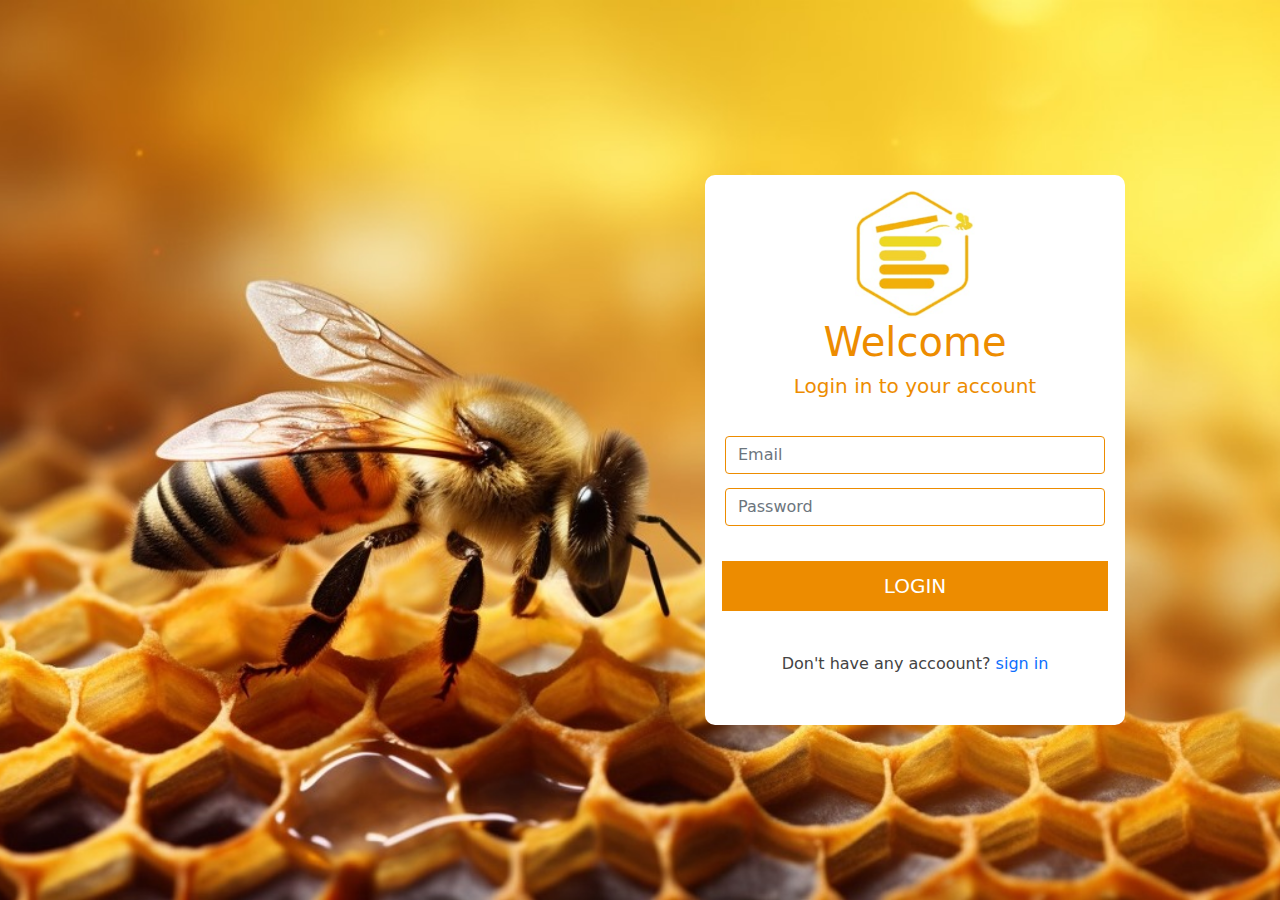
<file: index.html>
<!DOCTYPE html>
<html lang="en">
  <head>
    <meta charset="UTF-8" />
    <meta name="viewport" content="width=device-width, initial-scale=1" />
    <title>login</title>
    <link rel="stylesheet" href="src/css/bootstrap.min.css" />
    <link
      rel="stylesheet"
      href="https://cdnjs.cloudflare.com/ajax/libs/font-awesome/6.2.0/css/all.min.css"
      integrity="sha512-xh6O/CkQoPOWDdYTDqeRdPCVd1SpvCA9XXcUnZS2FmJNp1coAFzvtCN9BmamE+4aHK8yyUHUSCcJHgXloTyT2A=="
      crossorigin="anonymous"
      referrerpolicy="no-referrer"
    />
    <link rel="stylesheet" href="src/css/index.css" />
    <link rel="stylesheet" href="src/css/indexres.css" />
  </head>
  <body>
    <div id="window">
      <div class="main_box">
        <!-- heading start -->

        <div class="heading">
          <a href="#"><img src="asset/Screenshot_3.png" alt="logo" /></a>
          <div class="content">
            <h1>Welcome</h1>
            <h5>Login in to your account</h5>
          </div>
        </div>

        <!-- heading end -->

        <!-- forms start -->

        <div class="email_input">
          <input
            type="text"
            class="form-control"
            list="datalistOptions"
            id="exampleDataList"
            placeholder="Email"
          />
        </div>
        <div class="pass_input">
          <input
            type="text"
            class="form-control"
            list="datalistOptions"
            id="exampleDataList"
            placeholder="Password"
          />
        </div>
        <div class="btn">
          <a href="#">LOGIN</a>
        </div>
        <div class="footer">
          <p>Don't have any accoount? <a href="logintype.html">sign in</a></p>
        </div>

        <!-- forms end -->
      </div>
    </div>
    <script src="src/js/bootstrap.min.js"></script>
  </body>
</html>
</file>
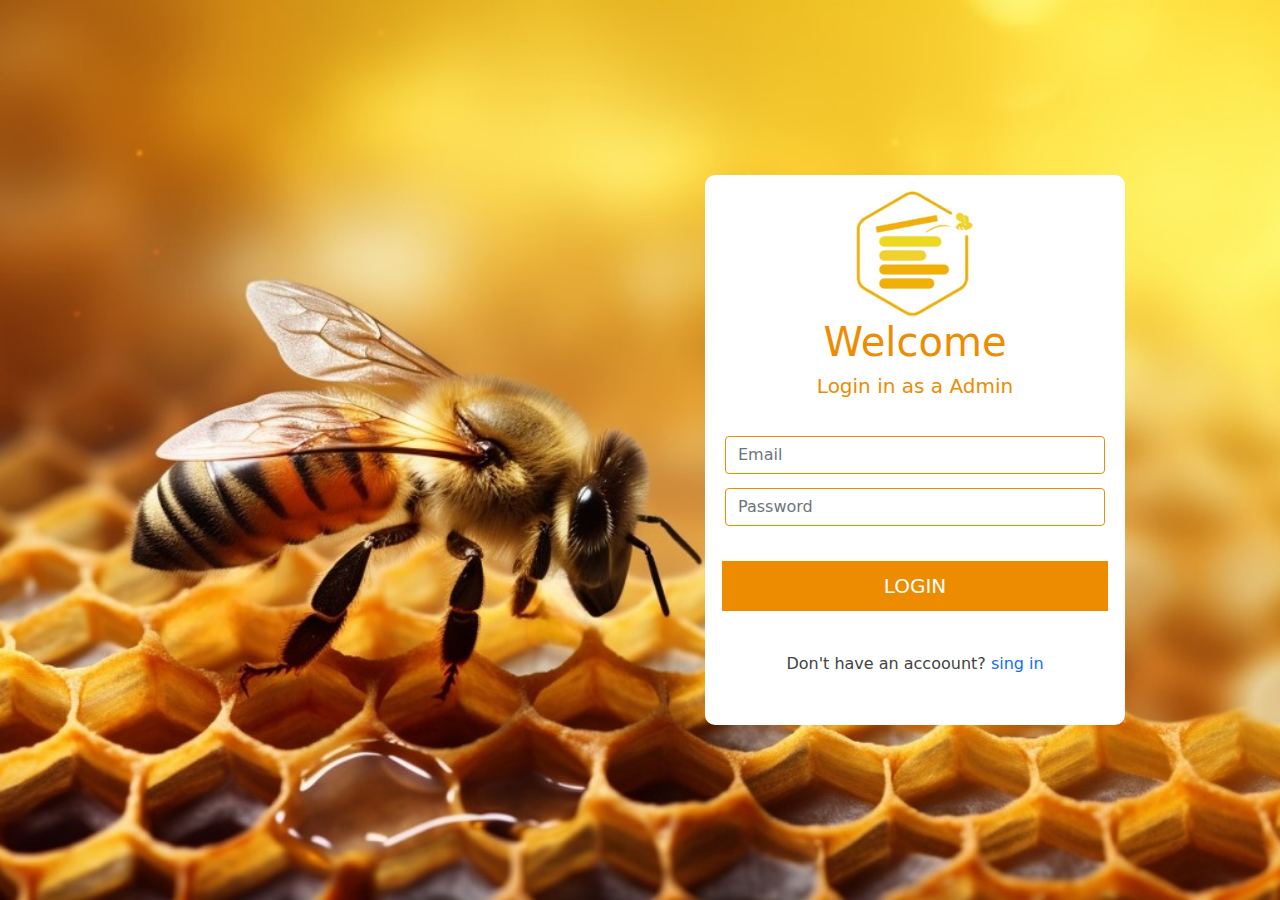
<file: admin.html>
<!DOCTYPE html>
<html lang="en">
  <head>
    <meta charset="UTF-8" />
    <meta name="viewport" content="width=device-width, initial-scale=1" />
    <title>login</title>
    <link rel="stylesheet" href="src/css/bootstrap.min.css" />
    <link
      rel="stylesheet"
      href="https://cdnjs.cloudflare.com/ajax/libs/font-awesome/6.2.0/css/all.min.css"
      integrity="sha512-xh6O/CkQoPOWDdYTDqeRdPCVd1SpvCA9XXcUnZS2FmJNp1coAFzvtCN9BmamE+4aHK8yyUHUSCcJHgXloTyT2A=="
      crossorigin="anonymous"
      referrerpolicy="no-referrer"
    />
    <link rel="stylesheet" href="src/css/index.css" />
    <link rel="stylesheet" href="src/css/adminres.css" />
  </head>
  <body>
    <div id="window">
      <div class="main_box">
        <div class="heading">
          <a href="#"><img src="asset/Screenshot_3.png" alt="logo" /></a>
          <div class="content">
            <h1>Welcome</h1>
            <h5>Login in as a Admin</h5>
          </div>
        </div>
        <!-- forms start -->

        <div class="email_input">
          <!-- <h6>Email</h6> -->
          <input
            type="text"
            class="form-control"
            list="datalistOptions"
            id="exampleDataList"
            placeholder="Email"
          />
        </div>
        <div class="pass_input">
          <!-- <h6>Password</h6> -->
          <input
            type="text"
            class="form-control"
            list="datalistOptions"
            id="exampleDataList"
            placeholder="Password"
          />
        </div>
        <div class="btn">
          <a href="#">LOGIN</a>
        </div>
        <div class="footer">
          <p>Don't have an accoount? <a href="user.html">sing in</a></p>
        </div>

        <!-- forms end -->
      </div>
    </div>
    <script src="src/js/bootstrap.min.js"></script>
  </body>
</html>
</file>
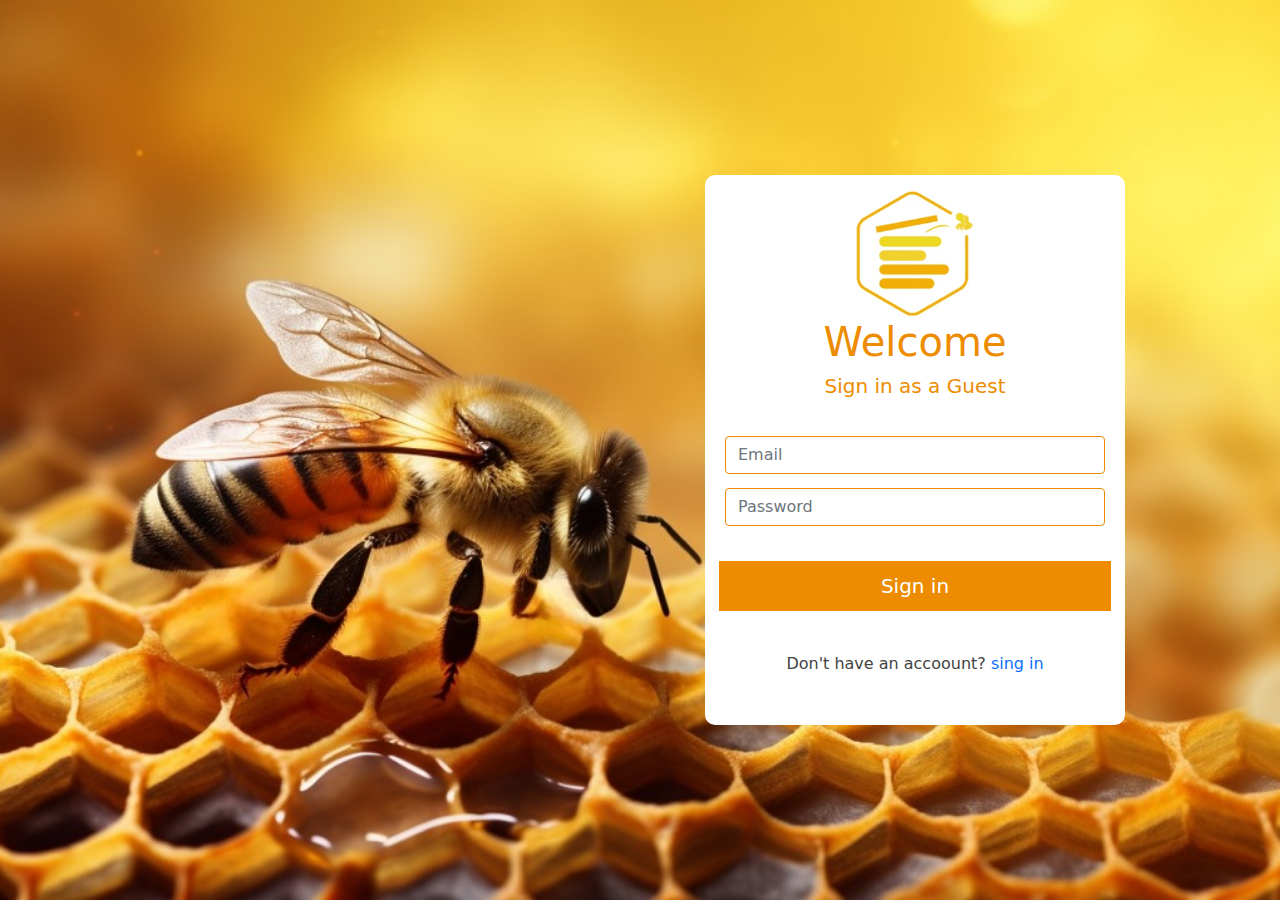
<file: guest.html>
<!DOCTYPE html>
<html lang="en">
  <head>
    <meta charset="UTF-8" />
    <meta name="viewport" content="width=device-width, initial-scale=1" />
    <title>login</title>
    <link rel="stylesheet" href="src/css/bootstrap.min.css" />
    <link
      rel="stylesheet"
      href="https://cdnjs.cloudflare.com/ajax/libs/font-awesome/6.2.0/css/all.min.css"
      integrity="sha512-xh6O/CkQoPOWDdYTDqeRdPCVd1SpvCA9XXcUnZS2FmJNp1coAFzvtCN9BmamE+4aHK8yyUHUSCcJHgXloTyT2A=="
      crossorigin="anonymous"
      referrerpolicy="no-referrer"
    />
    <link rel="stylesheet" href="src/css/index.css" />
    <link rel="stylesheet" href="src/css/guestres.css" />
  </head>
  <body>
    <div id="window">
      <div class="main_box">
        <div class="heading">
          <a href="#"><img src="asset/Screenshot_3.png" alt="logo" /></a>
          <div class="content">
            <h1>Welcome</h1>
            <h5>Sign in as a Guest</h5>
          </div>
        </div>
        <!-- forms start -->

        <div class="email_input">
          <!-- <h6>Email</h6> -->
          <input
            type="text"
            class="form-control"
            list="datalistOptions"
            id="exampleDataList"
            placeholder="Email"
          />
        </div>
        <div class="pass_input">
          <!-- <h6>Password</h6> -->
          <input
            type="text"
            class="form-control"
            list="datalistOptions"
            id="exampleDataList"
            placeholder="Password"
          />
        </div>
        <div class="btn">
          <a href="#">Sign in</a>
        </div>
        <div class="footer">
          <p>Don't have an accoount? <a href="user.html">sing in</a></p>
        </div>

        <!-- forms end -->
      </div>
    </div>
    <script src="src/js/bootstrap.min.js"></script>
  </body>
</html>
</file>
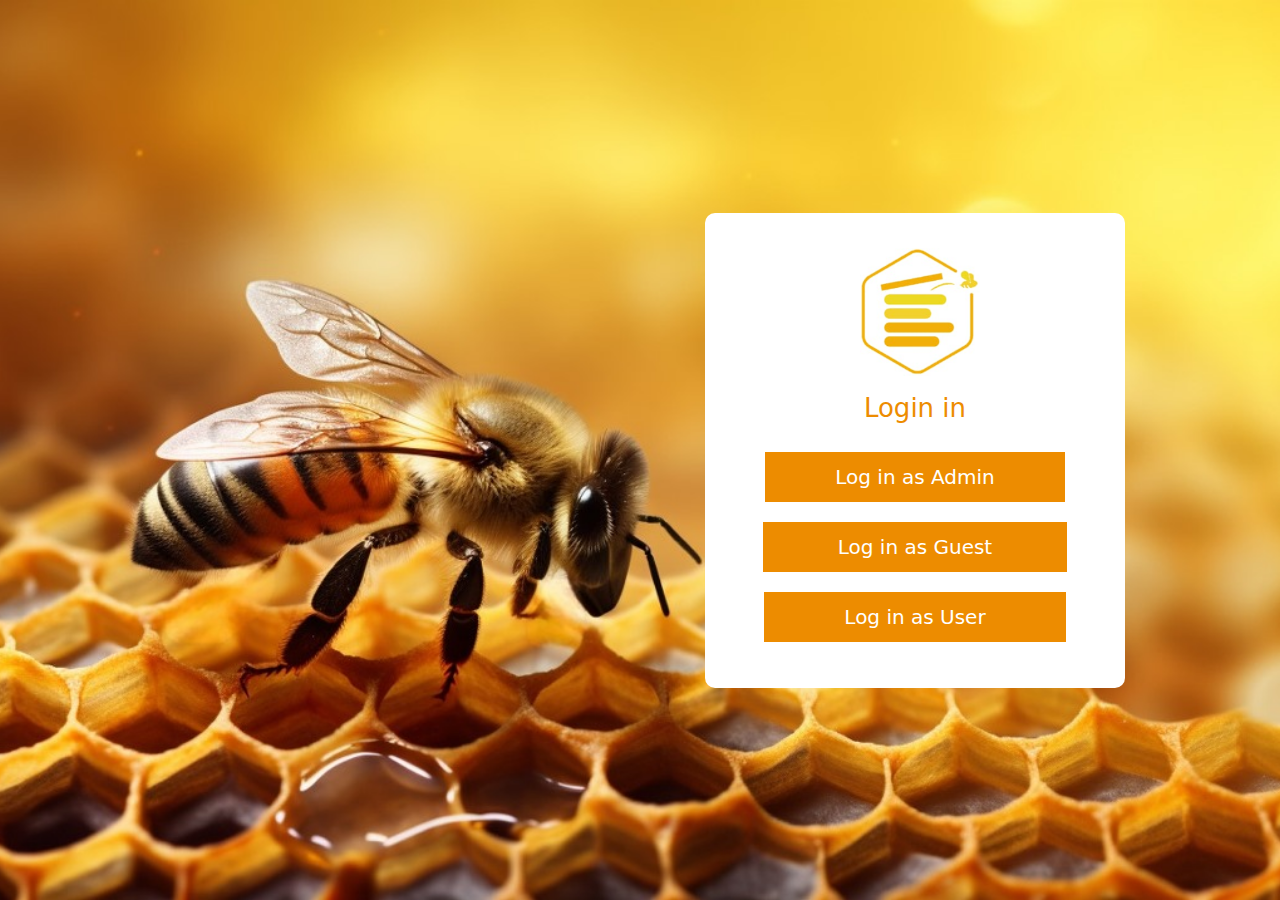
<file: logintype.html>
<!DOCTYPE html>
<html lang="en">
  <head>
    <meta charset="UTF-8" />
    <meta name="viewport" content="width=device-width, initial-scale=1" />
    <title>login With</title>
    <link rel="stylesheet" href="src/css/bootstrap.min.css" />
    <link
      rel="stylesheet"
      href="https://cdnjs.cloudflare.com/ajax/libs/font-awesome/6.2.0/css/all.min.css"
      integrity="sha512-xh6O/CkQoPOWDdYTDqeRdPCVd1SpvCA9XXcUnZS2FmJNp1coAFzvtCN9BmamE+4aHK8yyUHUSCcJHgXloTyT2A=="
      crossorigin="anonymous"
      referrerpolicy="no-referrer"
    />
    <link rel="stylesheet" href="src/css/logintype.css" />
    <link rel="stylesheet" href="src/css/logintyperes.css" />
  </head>
  <body>
    <div id="window">
      <div class="main_box">
        <div class="heading">
          <a href="#"><img src="asset/Screenshot_3.png" alt="logo" /></a>
          <div class="content">
            <h5>Login in</h5>
          </div>
        </div>
        <!-- forms start -->

        <div class="admin_btn">
          <a href="admin.html">Log in as Admin</a>
        </div>
        <div class="guest_btn">
          <a href="guest.html">Log in as Guest</a>
        </div>
        <div class="user_btn">
          <a href="user.html">Log in as User</a>
        </div>
        <!-- <div class="footer">
          <p>Don't have an accoount? <a href="#">sing in</a></p>
        </div> -->

        <!-- forms end -->
      </div>
    </div>
    <script src="src/js/bootstrap.min.js"></script>
  </body>
</html>
</file>
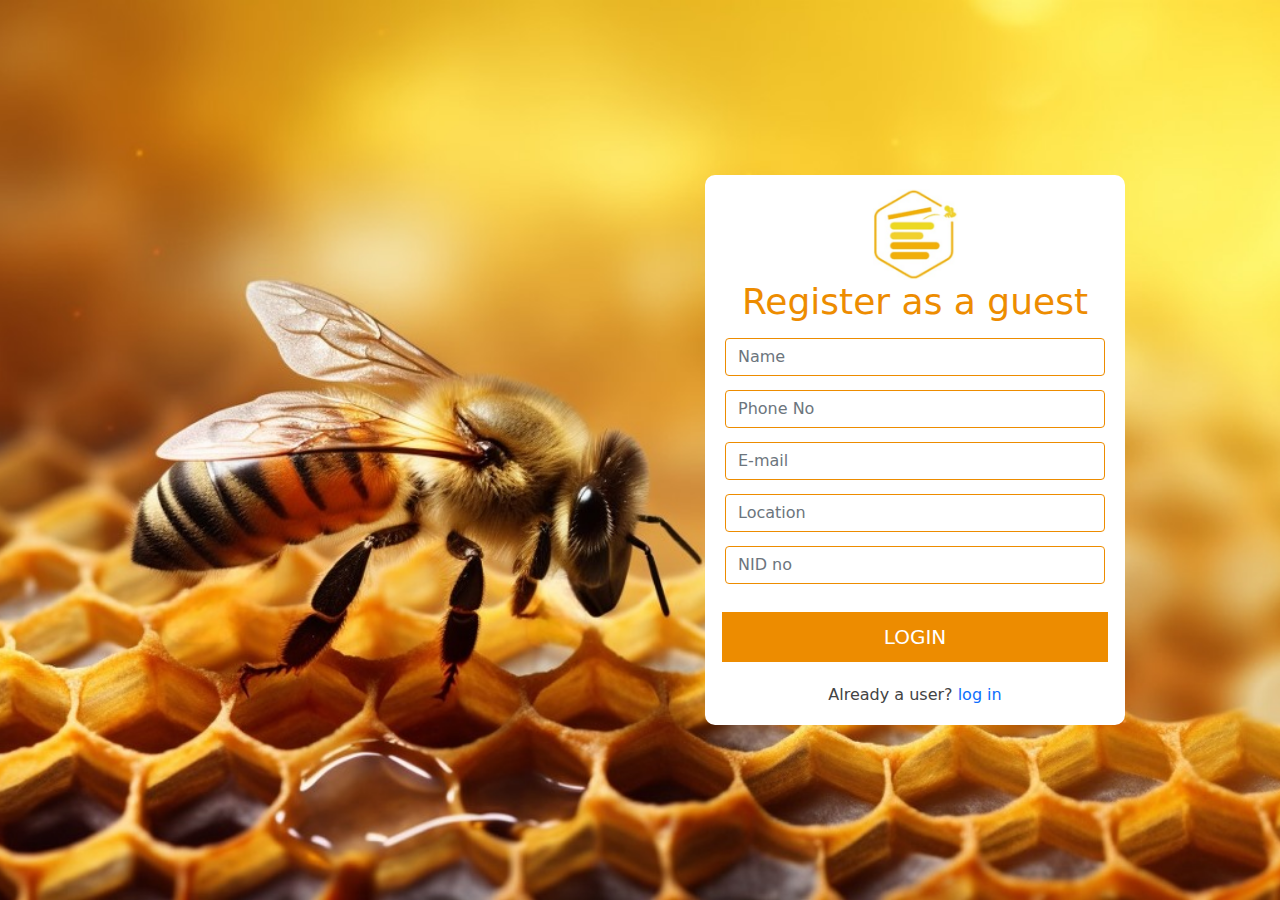
<file: user.html>
<!DOCTYPE html>
<html lang="en">
  <head>
    <meta charset="UTF-8" />
    <meta name="viewport" content="width=device-width, initial-scale=1" />
    <title>singup as a user</title>
    <link rel="stylesheet" href="src/css/bootstrap.min.css" />
    <link
      rel="stylesheet"
      href="https://cdnjs.cloudflare.com/ajax/libs/font-awesome/6.2.0/css/all.min.css"
      integrity="sha512-xh6O/CkQoPOWDdYTDqeRdPCVd1SpvCA9XXcUnZS2FmJNp1coAFzvtCN9BmamE+4aHK8yyUHUSCcJHgXloTyT2A=="
      crossorigin="anonymous"
      referrerpolicy="no-referrer"
    />
    <link rel="stylesheet" href="src/css/user.css" />
    <link rel="stylesheet" href="src/css/userres.css" />
  </head>
  <body>
    <div id="window">
      <div class="main_box">
        <!-- heading start -->

        <div class="heading">
          <a href="#"><img src="asset/Screenshot_3.png" alt="logo" /></a>
          <div class="content">
            <h1>Register as a guest</h1>
          </div>
        </div>

        <!-- heading end -->
        <!-- navbar start -->
        <!-- <nav class="navbar">
          <div class="container-fluid">
            <button
              class="navbar-toggler"
              type="button"
              data-bs-toggle="collapse"
              data-bs-target="#navbarToggleExternalContent"
              aria-controls="navbarToggleExternalContent"
              aria-expanded="false"
              aria-label="Toggle navigation"
            >
              <span class="navbar-toggler-icon"
                ><i class="fa-solid fa-bars"></i
              ></span>
            </button>
            <div class="collapse" id="navbarToggleExternalContent">
              <div class="links">
                <a href="#">about</a>
                <a href="#">about</a>
                <a href="#">about</a>
                <a href="#">about</a>
                <a href="#">about</a>
                <a href="#">about</a>
                <a href="#">about</a>
              </div>
            </div>
          </div>
        </nav> -->
        <!-- navbar end -->

        <!-- forms start -->

        <div class="input">
          <input
            type="text"
            class="form-control"
            list="datalistOptions"
            id="exampleDataList"
            placeholder="Name"
          />
        </div>
        <div class="input">
          <input
            type="text"
            class="form-control"
            list="datalistOptions"
            id="exampleDataList"
            placeholder="Phone No"
          />
        </div>
        <div class="input">
          <input
            type="text"
            class="form-control"
            list="datalistOptions"
            id="exampleDataList"
            placeholder="E-mail"
          />
        </div>
        <div class="input">
          <input
            type="text"
            class="form-control"
            list="datalistOptions"
            id="exampleDataList"
            placeholder="Location"
          />
        </div>
        <div class="input">
          <input
            type="text"
            class="form-control"
            list="datalistOptions"
            id="exampleDataList"
            placeholder="NID no"
          />
        </div>
        <div class="btn">
          <a href="#">LOGIN</a>
        </div>
        <div class="footer">
          <p>Already a user? <a href="index.html">log in</a></p>
        </div>

        <!-- forms end -->
      </div>
    </div>
    <script src="src/js/bootstrap.min.js"></script>
  </body>
</html>
</file>
<file: src/css/index.css>
/* common css start */

body {
  padding: 0;
  margin: 0 auto;
  font-family: system-ui, -apple-system, BlinkMacSystemFont, "Segoe UI", Roboto,
    Oxygen, Ubuntu, Cantarell, "Open Sans", "Helvetica Neue", sans-serif;
  overflow: hidden;
}
a {
  text-decoration: none;
}

/* common css end */

/* main body start */

#window {
  position: relative;
  width: 100%;
  height: 100vh;
  background: url(/asset/WhatsApp\ Image\ 2023-11-01\ at\ 23.47.06_436b563d.jpg);
  background-repeat: no-repeat;
  background-position: center;
  background-size: cover;
  display: flex;
  justify-content: right;
  align-items: center;
  padding: 0 155px 0 0;
  overflow: hidden;
}

/* main body end */

/* main box start */

#window .main_box {
  width: 420px;
  height: 550px;
  border-radius: 10px;
  background: #fff;
  overflow-x: hidden;
}

/* main box end */

/* heading start */

.heading {
  padding: 13px 0 0 0;
}

.heading a {
  position: relative;
  display: flex;
  justify-content: center;
  align-items: center;
}
.heading img {
  width: 120px;
}

.heading .content h1,
h5 {
  display: flex;
  justify-content: center;
  align-items: center;
  color: #ed8c00;
}
.heading .content h5 {
  padding: 0 0 30px 0;
}

/* heading end */

/* form start */

.email_input {
  padding: 0 20px;
}
.email_input input {
  border: 1px solid #ed8c00;
}
.form-control:focus {
  box-shadow: none;
  border-color: #ed8c00;
}
.pass_input {
  padding: 14px 20px;
}
.pass_input input {
  border: 1px solid #ed8c00;
}
.btn {
  padding: 20px 0 0 0;
  display: flex;
  justify-content: center;
  align-items: center;
}

.btn a {
  padding: 10px 162px;
  background-color: #ed8c00;
  color: #fff;
  font-size: 20px;
}
.footer {
  padding: 40px 0 0 0;
  color: #434343;
  display: flex;
  justify-content: center;
  align-items: center;
}

/* form end */
</file>
<file: src/css/indexres.css>
@media (max-width: 575.98px) {
  #window {
    background: url(/asset/20220618Blog-SolidHoney1200x630_8a82407f-b697-40bc-b451-d80b0bcef873.webp);
    background-repeat: no-repeat;
    background-position: center;
    background-size: cover;
    justify-content: center;
    padding: 0;
  }
  #window .main_box {
    width: 340px;
    height: 438px;
  }
  .heading {
    padding: 13px 0 0 0;
  }
  .heading img {
    width: 105px;
  }
  .heading .content h5 {
    padding: 0 0 15px 0;
  }
  .btn {
    padding: 0;
  }
  .btn a {
    padding: 5px 122px;
    border-radius: 5px;
  }
  .footer {
    padding: 25px 0 0 0;
  }
}

@media (min-width: 576px) and (max-width: 767.98px) {
  #window {
    background: url(/asset/20220618Blog-SolidHoney1200x630_8a82407f-b697-40bc-b451-d80b0bcef873.webp);
    background-repeat: no-repeat;
    background-position: center;
    background-size: cover;
    justify-content: center;
    padding: 0;
  }
  #window .main_box {
    width: 400px;
    height: 450px;
  }
  .heading {
    padding: 13px 0 0 0;
  }
  .heading img {
    width: 112px;
  }
  .heading .content h5 {
    padding: 0 0 15px 0;
  }
  .btn {
    padding: 0;
  }
  .btn a {
    padding: 5px 151px;
    border-radius: 5px;
  }
  .footer {
    padding: 25px 0 0 0;
  }
}

@media (min-width: 768px) and (max-width: 991.98px) {
  #window {
    background: url(/asset/20220618Blog-SolidHoney1200x630_8a82407f-b697-40bc-b451-d80b0bcef873.webp);
    background-repeat: no-repeat;
    background-position: center;
    background-size: cover;
    justify-content: center;
    padding: 0;
  }
  #window .main_box {
    width: 400px;
    height: 450px;
  }
  .heading {
    padding: 13px 0 0 0;
  }
  .heading img {
    width: 112px;
  }
  .heading .content h5 {
    padding: 0 0 15px 0;
  }
  .btn {
    padding: 0;
  }
  .btn a {
    padding: 5px 151px;
    border-radius: 5px;
  }
  .footer {
    padding: 25px 0 0 0;
  }
}
</file>
<file: src/css/adminres.css>
@media (max-width: 575.98px) {
  #window {
    background: url(/asset/20220618Blog-SolidHoney1200x630_8a82407f-b697-40bc-b451-d80b0bcef873.webp);
    background-repeat: no-repeat;
    background-position: center;
    background-size: cover;
    justify-content: center;
    padding: 0;
  }
  #window .main_box {
    width: 340px;
    height: 438px;
  }
  .heading {
    padding: 13px 0 0 0;
  }
  .heading img {
    width: 105px;
  }
  .heading .content h5 {
    padding: 0 0 15px 0;
  }
  .btn {
    padding: 0;
  }
  .btn a {
    padding: 5px 122px;
    border-radius: 5px;
  }
  .footer {
    padding: 25px 0 0 0;
  }
}
@media (min-width: 576px) and (max-width: 767.98px) {
  #window {
    background: url(/asset/20220618Blog-SolidHoney1200x630_8a82407f-b697-40bc-b451-d80b0bcef873.webp);
    background-repeat: no-repeat;
    background-position: center;
    background-size: cover;
    justify-content: center;
    padding: 0;
  }
  #window .main_box {
    width: 400px;
    height: 450px;
  }
  .heading {
    padding: 13px 0 0 0;
  }
  .heading img {
    width: 112px;
  }
  .heading .content h5 {
    padding: 0 0 15px 0;
  }
  .btn {
    padding: 0;
  }
  .btn a {
    padding: 5px 151px;
    border-radius: 5px;
  }
  .footer {
    padding: 25px 0 0 0;
  }
}
@media (min-width: 768px) and (max-width: 991.98px) {
  #window {
    background: url(/asset/20220618Blog-SolidHoney1200x630_8a82407f-b697-40bc-b451-d80b0bcef873.webp);
    background-repeat: no-repeat;
    background-position: center;
    background-size: cover;
    justify-content: center;
    padding: 0;
  }
  #window .main_box {
    width: 400px;
    height: 450px;
  }
  .heading {
    padding: 13px 0 0 0;
  }
  .heading img {
    width: 112px;
  }
  .heading .content h5 {
    padding: 0 0 15px 0;
  }
  .btn {
    padding: 0;
  }
  .btn a {
    padding: 5px 151px;
    border-radius: 5px;
  }
  .footer {
    padding: 25px 0 0 0;
  }
}
</file>
<file: src/css/guestres.css>
@media (max-width: 575.98px) {
  #window {
    background: url(/asset/20220618Blog-SolidHoney1200x630_8a82407f-b697-40bc-b451-d80b0bcef873.webp);
    background-repeat: no-repeat;
    background-position: center;
    background-size: cover;
    justify-content: center;
    padding: 0;
  }
  #window .main_box {
    width: 340px;
    height: 438px;
  }
  .heading {
    padding: 13px 0 0 0;
  }
  .heading img {
    width: 105px;
  }
  .heading .content h5 {
    padding: 0 0 15px 0;
  }
  .btn {
    padding: 0;
  }
  .btn a {
    padding: 5px 122px;
    border-radius: 5px;
  }
  .footer {
    padding: 25px 0 0 0;
  }
}
@media (min-width: 576px) and (max-width: 767.98px) {
  #window {
    background: url(/asset/20220618Blog-SolidHoney1200x630_8a82407f-b697-40bc-b451-d80b0bcef873.webp);
    background-repeat: no-repeat;
    background-position: center;
    background-size: cover;
    justify-content: center;
    padding: 0;
  }
  #window .main_box {
    width: 400px;
    height: 450px;
  }
  .heading {
    padding: 13px 0 0 0;
  }
  .heading img {
    width: 112px;
  }
  .heading .content h5 {
    padding: 0 0 15px 0;
  }
  .btn {
    padding: 0;
  }
  .btn a {
    padding: 5px 151px;
    border-radius: 5px;
  }
  .footer {
    padding: 25px 0 0 0;
  }
}
@media (min-width: 768px) and (max-width: 991.98px) {
  #window {
    background: url(/asset/20220618Blog-SolidHoney1200x630_8a82407f-b697-40bc-b451-d80b0bcef873.webp);
    background-repeat: no-repeat;
    background-position: center;
    background-size: cover;
    justify-content: center;
    padding: 0;
  }
  #window .main_box {
    width: 400px;
    height: 450px;
  }
  .heading {
    padding: 13px 0 0 0;
  }
  .heading img {
    width: 112px;
  }
  .heading .content h5 {
    padding: 0 0 15px 0;
  }
  .btn {
    padding: 0;
  }
  .btn a {
    padding: 5px 151px;
    border-radius: 5px;
  }
  .footer {
    padding: 25px 0 0 0;
  }
}
</file>
<file: src/css/logintype.css>
/* common css start */

body {
  padding: 0;
  margin: 0 auto;
  font-family: system-ui, -apple-system, BlinkMacSystemFont, "Segoe UI", Roboto,
    Oxygen, Ubuntu, Cantarell, "Open Sans", "Helvetica Neue", sans-serif;
}
a {
  text-decoration: none;
}

/* common css end */

/* main body start */

#window {
  position: relative;
  width: 100%;
  height: 100vh;
  background: url(/asset/WhatsApp\ Image\ 2023-11-01\ at\ 23.47.06_436b563d.jpg);
  background-repeat: no-repeat;
  background-position: center;
  background-size: cover;
  display: flex;
  justify-content: right;
  align-items: center;
  padding: 0 155px 0 0;
  overflow: hidden;
}

/* main body end */

/* main box start */

#window .main_box {
  width: 420px;
  height: 475px;
  border-radius: 10px;
  background: #fff;
  overflow-x: hidden;
}

/* main box end */

/* heading start */

.heading {
  padding: 13px 0 0 0;
}

.heading a {
  position: relative;
  display: flex;
  justify-content: center;
  align-items: center;
  padding: 20px 0 0 10px;
}
.heading img {
  width: 120px;
}

.heading .content h1,
h5 {
  display: flex;
  justify-content: center;
  align-items: center;
}
.heading .content h1 {
  color: #ed8c00;
}
.heading .content h5 {
  color: #ed8c00;
  padding: 17px 0 0px 0;
  font-size: 26px;
}

/* heading end */

/* form start */

.email_input {
  padding: 0 20px;
}
.email_input input {
  border: 1px solid #ed8c00;
}
.form-control:focus {
  box-shadow: none;
  border-color: #ed8c00;
}
.pass_input {
  padding: 14px 20px;
}
.pass_input input {
  border: 1px solid #ed8c00;
}
.admin_btn,
.guest_btn,
.user_btn {
  padding: 20px 0 0 0;
  display: flex;
  justify-content: center;
  align-items: center;
}

.admin_btn a {
  padding: 10px 70px;
  background-color: #ed8c00;
  color: #fff;
  font-size: 20px;
}
.guest_btn a {
  padding: 10px 75px;
  background-color: #ed8c00;
  color: #fff;
  font-size: 20px;
}
.user_btn a {
  padding: 10px 80px;
  background-color: #ed8c00;
  color: #fff;
  font-size: 20px;
}
.footer {
  padding: 40px 0 0 0;
  color: #434343;
  display: flex;
  justify-content: center;
  align-items: center;
}

/* form end */
</file>
<file: src/css/logintyperes.css>
@media (max-width: 575.98px) {
  #window {
    background: url(/asset/20220618Blog-SolidHoney1200x630_8a82407f-b697-40bc-b451-d80b0bcef873.webp);
    background-repeat: no-repeat;
    background-position: center;
    background-size: cover;
    justify-content: center;
    padding: 0;
  }

  #window .main_box {
    width: 300px;
    height: 385px;
  }
  .heading img {
    width: 105px;
  }
  .heading .content h5 {
    font-size: 22px;
  }
  .admin_btn,
  .guest_btn,
  .user_btn {
    padding: 10px 0 0 0;
  }
  .admin_btn a {
    padding: 6px 40px;
    background-color: #ed8c00;
    color: #fff;
    font-size: 18px;
  }
  .guest_btn a {
    padding: 6px 44px;
    font-size: 18px;
  }
  .user_btn a {
    padding: 6px 49px;
    font-size: 18px;
  }
}
@media (min-width: 576px) and (max-width: 767.98px) {
  #window {
    background: url(/asset/20220618Blog-SolidHoney1200x630_8a82407f-b697-40bc-b451-d80b0bcef873.webp);
    background-repeat: no-repeat;
    background-position: center;
    background-size: cover;
    justify-content: center;
    padding: 0;
  }

  #window .main_box {
    width: 340px;
    height: 450px;
  }
  .heading img {
    width: 110px;
  }
  .heading .content h5 {
    font-size: 24px;
  }
}
@media (min-width: 768px) and (max-width: 991.98px) {
  #window {
    background: url(/asset/20220618Blog-SolidHoney1200x630_8a82407f-b697-40bc-b451-d80b0bcef873.webp);
    background-repeat: no-repeat;
    background-position: center;
    background-size: cover;
    justify-content: center;
    padding: 0;
  }

  #window .main_box {
    width: 355px;
    height: 465px;
  }
  .heading img {
    width: 116px;
  }
  .heading .content h5 {
    font-size: 24px;
  }
}
</file>
<file: src/css/user.css>
/* common css start */

body {
  padding: 0;
  margin: 0 auto;
  font-family: system-ui, -apple-system, BlinkMacSystemFont, "Segoe UI", Roboto,
    Oxygen, Ubuntu, Cantarell, "Open Sans", "Helvetica Neue", sans-serif;
}
a {
  text-decoration: none;
}

/* common css end */

/* main body start */

#window {
  position: relative;
  width: 100%;
  height: 100vh;
  background: url(/asset/WhatsApp\ Image\ 2023-11-01\ at\ 23.47.06_436b563d.jpg);
  background-repeat: no-repeat;
  background-position: center;
  background-size: cover;
  display: flex;
  justify-content: right;
  align-items: center;
  padding: 0 155px 0 0;
  overflow: hidden;
}

/* main body end */

/* main box start */

#window .main_box {
  width: 420px;
  height: 550px;
  border-radius: 10px;
  background: #fff;
  overflow-x: hidden;
}

/* main box end */

/* heading start */

.heading {
  padding: 13px 0 0 0;
}

.heading a {
  position: relative;
  display: flex;
  justify-content: center;
  align-items: center;
}
.heading img {
  width: 85px;
}

.heading .content h1,
h5 {
  display: flex;
  justify-content: center;
  align-items: center;
}
.heading .content h1 {
  color: #ed8c00;
  font-size: 36px;
}
/* .heading .content h5 {
  color: #ed8c00;
  font-size: 20px;
} */

/* heading end */

/* navbar start */

/* #window .navbar-toggler {
  background-color: #ed8c00;
  margin: 15px 0 0 329px;
  width: 58px;
  height: 43px;
}
.navbar-toggler-icon {
  padding: 5px 0 0 0px;
  font-size: 22px;
  color: #fff;
  font-size: 22px;
}
.navbar-toggler:focus {
  box-shadow: none;
}
.links {
  background-color: #ed8c00;
  padding: 35px 169px;
  margin: 5px 0 0 0;
}
.links a {
  color: #fff;
  display: block;
  padding: 6px 0;
} */

/* navbar end */

/* form start */

/* .input {
  padding: 0 20px;
} */
.input input {
  border: 1px solid #ed8c00;
}
.form-control:focus {
  box-shadow: none;
  border-color: #ed8c00;
}
.input {
  padding: 7px 20px;
}
.input input {
  border: 1px solid #ed8c00;
}
.btn {
  padding: 20px 0 0 0;
  display: flex;
  justify-content: center;
  align-items: center;
}

.btn a {
  padding: 10px 162px;
  background-color: #ed8c00;
  color: #fff;
  font-size: 20px;
}
.footer {
  padding: 20px 0 0 0;
  color: #434343;
  display: flex;
  justify-content: center;
  align-items: center;
}

/* form end */
</file>
<file: src/css/userres.css>
/* Small devices (landscape phones, 576px and up) */
@media (max-width: 575.98px) {
  #window {
    display: flex;
    justify-content: center;
    align-items: center;
    padding: 0;
  }
  #window .main_box {
    width: 400px;
    height: 520px;
  }
  .heading {
    padding: 20px 0 0 0;
  }
  .heading img {
    width: 70px;
  }
  .heading .content h1 {
    color: #ed8c00;
    font-size: 24px;
  }
  .btn {
    padding: 16px 0 0 0px;
  }
  .btn a {
    padding: 8px 152px;
    font-size: 18px;
  }
}

/* Small devices (landscape phones, 576px and up)*/
@media (min-width: 576px) and (max-width: 767.98px) {
  #window {
    display: flex;
    justify-content: center;
    align-items: center;
    padding: 0;
  }
}
/* Medium devices (tablets, 768px and up) */
@media (min-width: 768px) and (max-width: 991.98px) {
  #window {
    display: flex;
    justify-content: center;
    align-items: center;
    padding: 0;
  }
}
</file>
